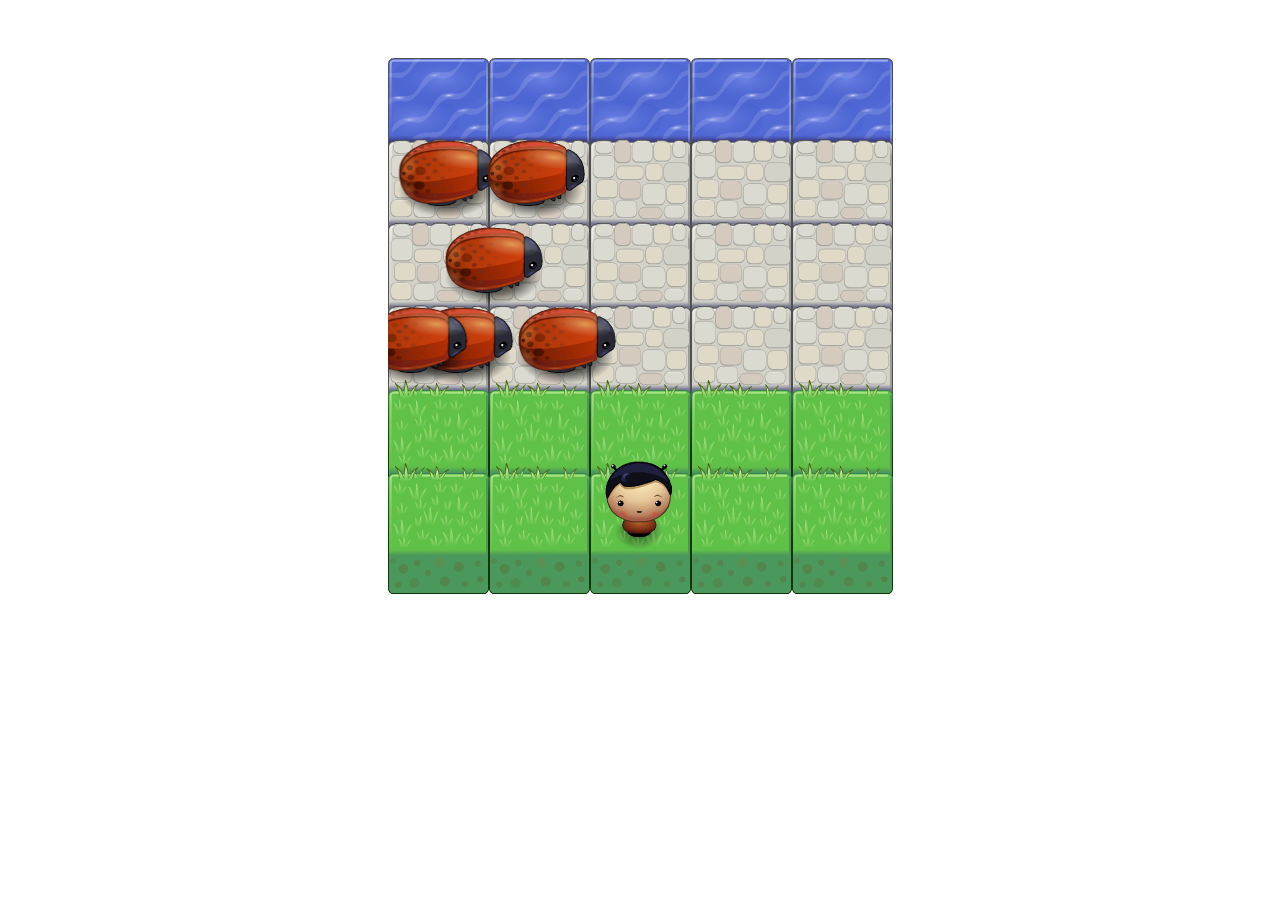
<file: arcade/index.html>
<!DOCTYPE html>
<html>
<head>
    <meta charset="UTF-8">
    <title>Effective JavaScript: Frogger</title>
    <link rel="stylesheet" href="css/style.css">
</head>
<body>
    <script src="js/resources.js"></script>
    <script src="js/app.js"></script>
    <script src="js/engine.js"></script>
</body>
</html>
</file>
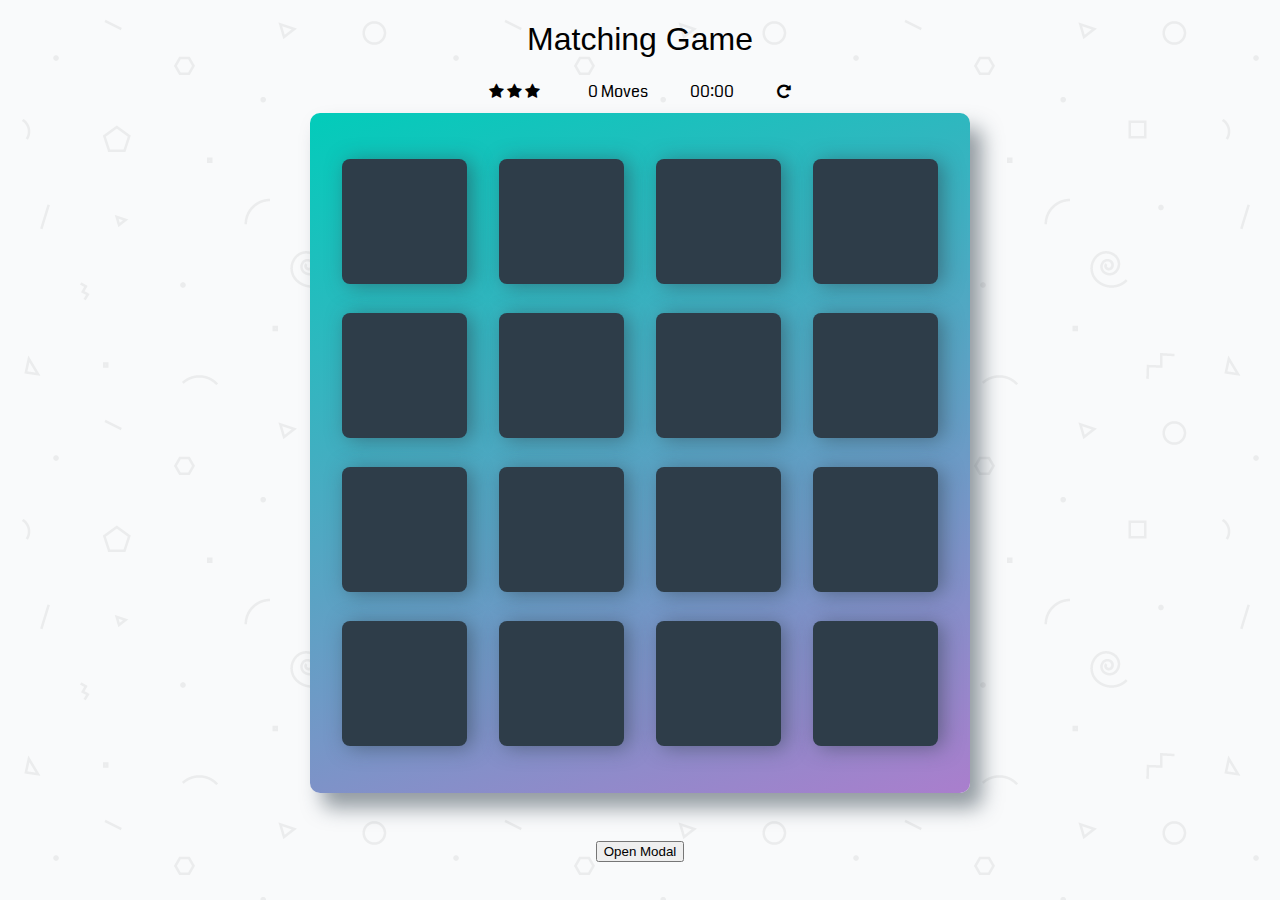
<file: memory/index.html>
<!doctype html>
<html lang="en">
<head>
    <meta charset="utf-8">
    <title>Matching Game</title>
    <meta name="description" content="">
    <link rel="stylesheet prefetch" href="https://maxcdn.bootstrapcdn.com/font-awesome/4.6.1/css/font-awesome.min.css">
    <link rel="stylesheet prefetch" href="https://fonts.googleapis.com/css?family=Coda">
    <link rel="stylesheet" href="css/app.css">
</head>
<body>

    <div class="container">
        <header>
            <h1>Matching Game</h1>
        </header>

        <section class="score-panel">
        	<ul class="stars">
        		<li><i class="fa fa-star"></i></li>
        		<li><i class="fa fa-star"></i></li>
        		<li><i class="fa fa-star"></i></li>
        	</ul>

            <div><span class="moves">0</span> Moves </div>
        
            <div><span id="min">00</span>:<span id="sec">00</span></div>
          

            <div class="restart" input type='button' onclick='location.reload();' value='Refresh Page'>
        		<i class="fa fa-repeat"></i>
        	</div>
        </section>

        <ul class="deck">
            <li class="card">
                <i class="fa fa-diamond"></i>
            </li>
            <li class="card">
                <i class="fa fa-paper-plane-o"></i>
            </li>
            <li class="card">
                <i class="fa fa-anchor"></i>
            </li>
            <li class="card">
                <i class="fa fa-bolt"></i>
            </li>
            <li class="card">
                <i class="fa fa-cube"></i>
            </li>
            <li class="card">
                <i class="fa fa-anchor"></i>
            </li>
            <li class="card">
                <i class="fa fa-leaf"></i>
            </li>
            <li class="card">
                <i class="fa fa-bicycle"></i>
            </li>
            <li class="card">
                <i class="fa fa-diamond"></i>
            </li>
            <li class="card">
                <i class="fa fa-bomb"></i>
            </li>
            <li class="card">
                <i class="fa fa-leaf"></i>
            </li>
            <li class="card">
                <i class="fa fa-bomb"></i>
            </li>
            <li class="card">
                <i class="fa fa-bolt"></i>
            </li>
            <li class="card">
                <i class="fa fa-bicycle"></i>
            </li>
            <li class="card">
                <i class="fa fa-paper-plane-o"></i>
            </li>
            <li class="card">
                <i class="fa fa-cube"></i>
            </li>
        </ul>

        <button id="myBtn">Open Modal</button>


<!-- The Modal -->
<div class="popupwrap">

  <!-- Modal content -->
  <div class="popup">
    <span class="popupclose">&times;</span>
    <div class="popupflex">
      <h1 class="winmessage">Congratulations!</h1>
      <div class="winicon"><i class="fa fa-trophy"></i></div>
<p class="score"></p> 
      <p class="evaluation"></p>
    </div>
    
  </div>

</div>
    </div>

    <script src="js/app.js"></script>
</body>
</html>
</file>
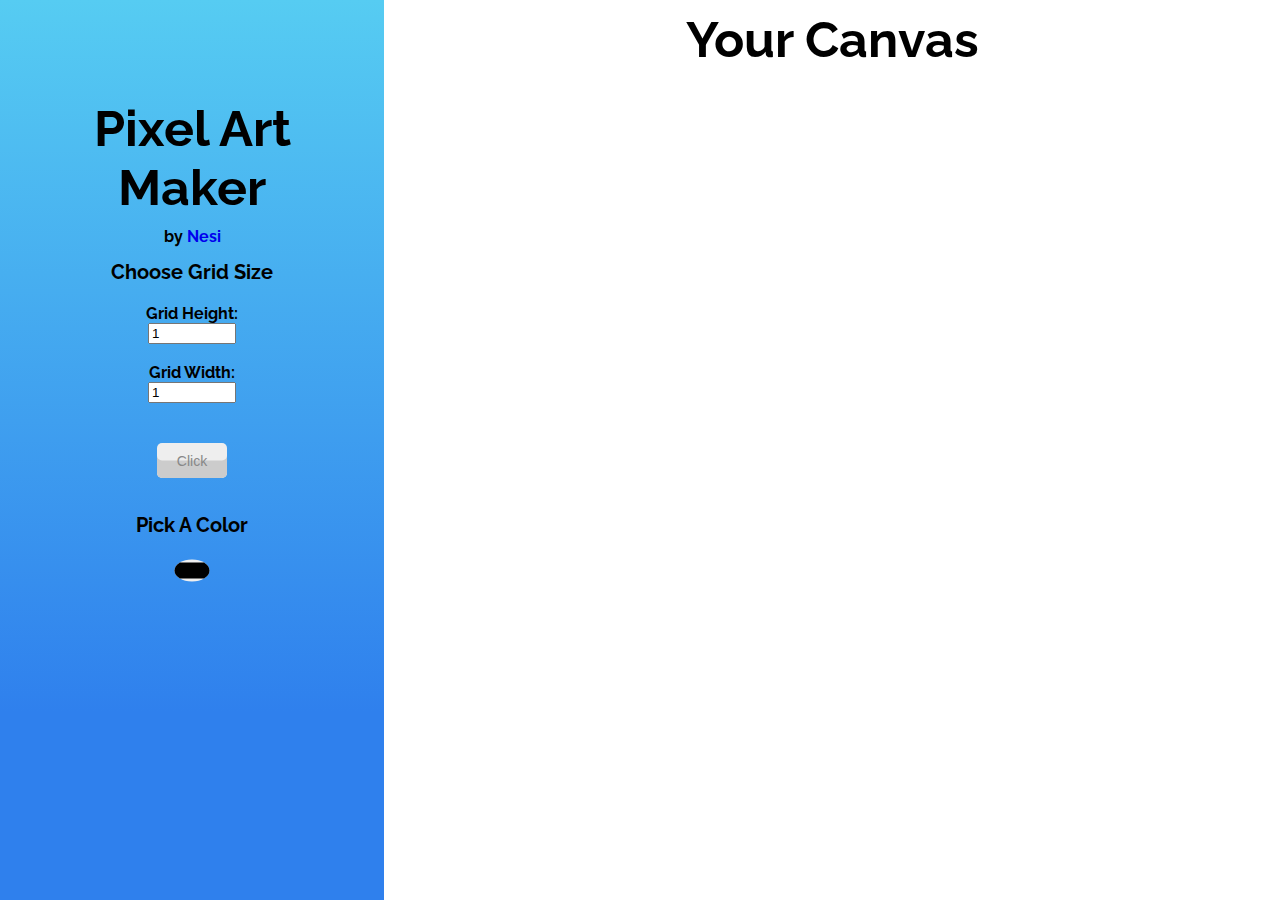
<file: pixel/index.html>
<!DOCTYPE html>
<html>

<head>
    <title>Pixel Art Maker</title>
    <link href="https://fonts.googleapis.com/css?family=Raleway" rel="stylesheet">
    <link rel="stylesheet" href="styles.css">
    <script src="https://ajax.googleapis.com/ajax/libs/jquery/3.1.0/jquery.min.js"></script>
</head>

<body>
    <div id="sidebar">
        <!-- Empty divs added to make the flexbox work -->
        <h1>Pixel Art Maker</h1>
        <h3> by <a href="https://github.com/AlkalineCandy">Nesi</a> </h3>
        <h2>Choose Grid Size</h2>
        <form id="sizePicker">
            <h3> Grid Height: </h3>
            <div> <input type="number" id="input_height" name="height" min="1" max="100" value="1"> </div>
            </br>
            <h3>Grid Width:</h3>
            <div> <input type="number" id="input_width" name="width" min="1" max="50" value="1"> </div>
            </br>
            <div> <input type="submit" id="submit_button" onclick="false" value="Click"> </div>
        </form>
        <h2>Pick A Color</h2>
        <div> <input type="color" id="colorPicker"> </div>
    </div>

    <div id="floater"></div>


    <main>
        <h1>Your Canvas</h1>
        <table id="pixel_canvas"></table>
    </main>


    <script src="designs.js"></script>

</body>

</html>
</file>
<file: arcade/css/style.css>
body {
    text-align: center;
}
</file>
<file: memory/css/app.css>
html {
    box-sizing: border-box;
}

*,
*::before,
*::after {
    box-sizing: inherit;
}

html,
body {
    width: 100%;
    height: 100%;
    margin: 0;
    padding: 0;
}

body {
    background: #ffffff url('../img/geometry2.png'); /* Background pattern from Subtle Patterns */
    font-family: 'Coda', cursive;
}

.container {
    display: flex;
    justify-content: center;
    align-items: center;
    flex-direction: column;
}

h1 {
    font-family: 'Open Sans', sans-serif;
    font-weight: 300;
}

/*
 * Styles for the deck of cards
 */

.deck {
    width: 660px;
    min-height: 680px;
    background: linear-gradient(160deg, #02ccba 0%, #aa7ecd 100%);
    padding: 32px;
    border-radius: 10px;
    box-shadow: 12px 15px 20px 0 rgba(46, 61, 73, 0.5);
    display: flex;
    flex-wrap: wrap;
    justify-content: space-between;
    align-items: center;
    margin: 0 0 3em;
}

.deck .card {
    height: 125px;
    width: 125px;
    background: #2e3d49;
    font-size: 0;
    color: #ffffff;
    border-radius: 8px;
    cursor: pointer;
    display: flex;
    justify-content: center;
    align-items: center;
    box-shadow: 5px 2px 20px 0 rgba(46, 61, 73, 0.5);
}

.deck .card.open {
    transform: rotateY(0);
    background: #02b3e4;
    cursor: default;
}

.deck .card.show {
    font-size: 33px;
}

.deck .card.match {
    cursor: default;
    background: #02ccba;
    font-size: 33px;
}

/* Invisible layer to prevent more than 2 cards from being clicked */

.no-click::after {
    content: '';
    display: block;
    position: absolute;
    top: 0;
    left: 0;
    height: 100vh;
    width: 100vw;
}

/*
 * Styles for the Score Panel
 */

.score-panel {
    display: flex;
    justify-content: space-around; 
    text-align: left;
    width: 345px;
    margin-bottom: 10px;
}

.score-panel .stars {
    margin: 0;
    padding: 0;
    display: inline-block;
    margin: 0 5px 0 0;
}

.score-panel .stars li {
    list-style: none;
    display: inline-block;
}

.score-panel .restart {
    float: right;
    cursor: pointer;
}

/* Styles for the win message */ 

 



.popupwrap {
    display: none; /* Hidden by default */
    position: fixed; /* Stay in place */
    z-index: 1; /* Sit on top */
    left: 0;
    top: 0;
    width: 100%; /* Full width */
    height: 100%; /* Full height */
    overflow: auto; /* Enable scroll if needed */
    background-color: rgb(0,0,0); /* Fallback color */
    background-color: rgba(0,0,0,0.4); /* Black w/ opacity */
}


.popup {
    background-color: #fefefe;
    margin: 15% auto; /* 15% from the top and centered */
    padding: 20px;
    border: 1px solid #888;
    width: 50%; /* Could be more or less, depending on screen size */
   box-shadow: 5px 2px 20px 0 rgba(46, 61, 73, 0.5);
}

/* The Close Button */
.popupclose {
    color: #aaa;
    float: right;
    font-size: 28px;
    font-weight: bold;
}

.popupclose:hover,
.popupclose:focus {
    color: black;
    text-decoration: none;
    cursor: pointer;
} 

.popupflex {
  display: flex;
  flex-wrap: nowrap; 
  flex-direction: column; 
  text-align: center;
}

.winicon {
  color: #FFD200;
  font-size: 62px;
  filter: drop-shadow(0 5px 5px #777);
}
</file>
<file: pixel/styles.css>
html {
  box-sizing: border-box;
}

body {
  text-align: center;
  font-family: 'Raleway', Helvetica, sans-serif;
  margin: 0;
}

h1 {
  font-size: 50px;
  margin: 0;
  padding-top: 0.2em;
  padding-bottom: 0.2em;
}

main h1 {
  padding-top: 0.2em;
  padding-bottom: 0.5em;
}

h2 {
  margin: 0;
  padding: 0.7em 0 1em 0;
  font-size: 20px;
}

h3 {
   margin: 0;
  font-size: 16px;
}

a {
  text-decoration: none;
  padding-bottom: 5em;
}


#sidebar {

  /* Flexbox details */
  display: flex;
  flex-direction: column;
  align-items: center;
  justify-content: space-evenly;
  flex-wrap: nowrap;


 /* Basic positioning */
  margin-right: 70%;
  position: absolute;
  padding: 1.5em 2em 8em 2em;
  z-index: 100;


  /* Background spam */

background: #56CCF2;  /* fallback for old browsers */
background: -webkit-linear-gradient(to top, #2F80ED, #56CCF2);  /* Chrome 10-25, Safari 5.1-6 */
background: linear-gradient(to top, #2F80ED, #56CCF2); /* W3C, IE 10+/ Edge, Firefox 16+, Chrome 26+, Opera 12+, Safari 7+ */


}

#sidebar h1:first-child {
  padding-top: 1.5em;

}



#floater {
  background: #2F80ED;
  position: fixed;
  height: 100%;
  width: 30%;



}

#colorPicker {
  border: 0;
-webkit-clip-path: ellipse(35% 41% at 50% 50%);
clip-path: ellipse(35% 41% at 50% 50%);

}

#submit_button {
  margin-top: 1.5em;
  margin-bottom: 1.5em;
  width: 5em;
  height: 2.5em;
  border: 0;
  border-radius: 5px;
  font-size: 14px;
  background: #eee;
  color:#888;
  text-decoration: none;
  box-shadow: 0px -1.25em 0 #ccc inset;
  transition:all 0.3s;

}

#submit_button:hover{
  color:#30A6CC;
  background:#ddd;
  box-shadow:0px -0.2em 0 #96ACC0 inset;

  }

main {
  margin-left: 30%;

}

@media (max-width: 767px) {
    #sidebar {
        display: none;
    }

    #floater {
      display: none;
    }
}

table,
tr,
td {
    border: 1px solid black;
}

table {
    border-collapse: collapse;
    margin: 0 auto;
}

tr {
    height: 20px;
}

td {
    width: 20px;
}

input[type=number] {
    width: 6em;
}
</file>
